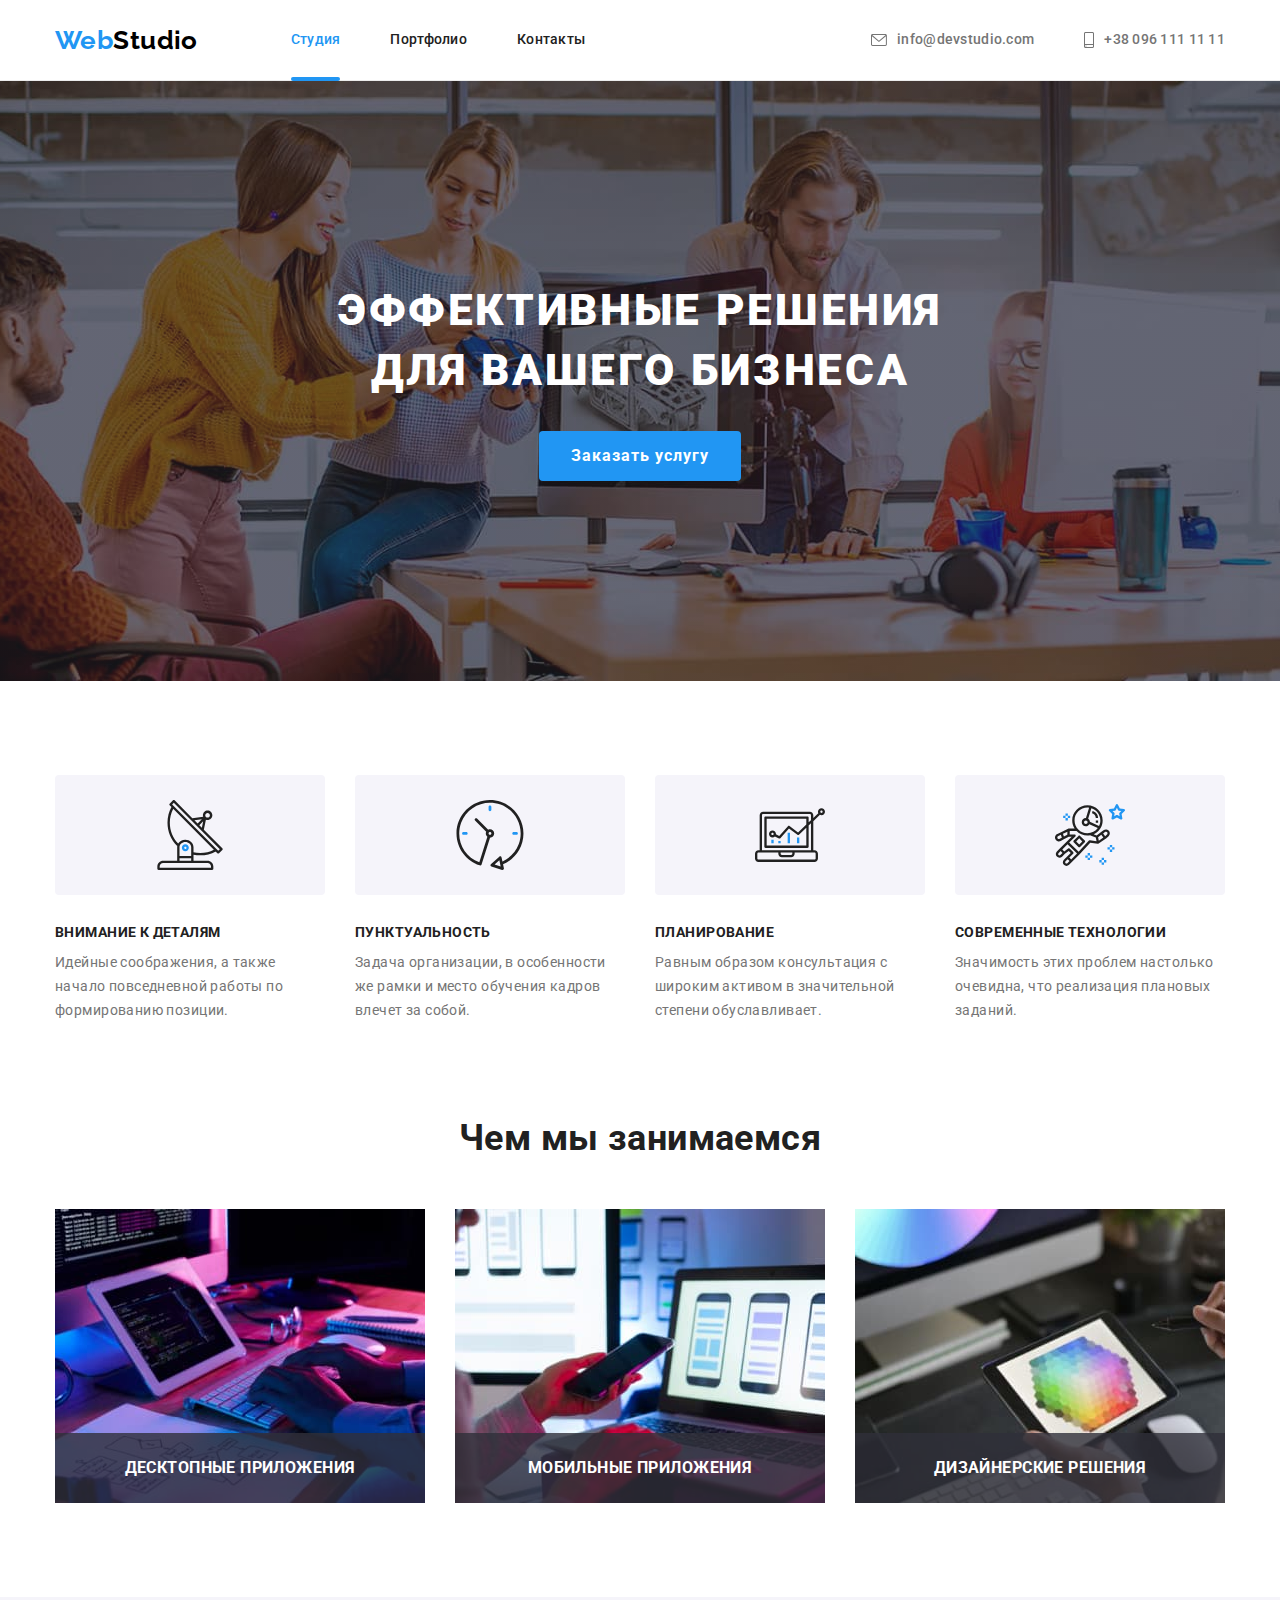
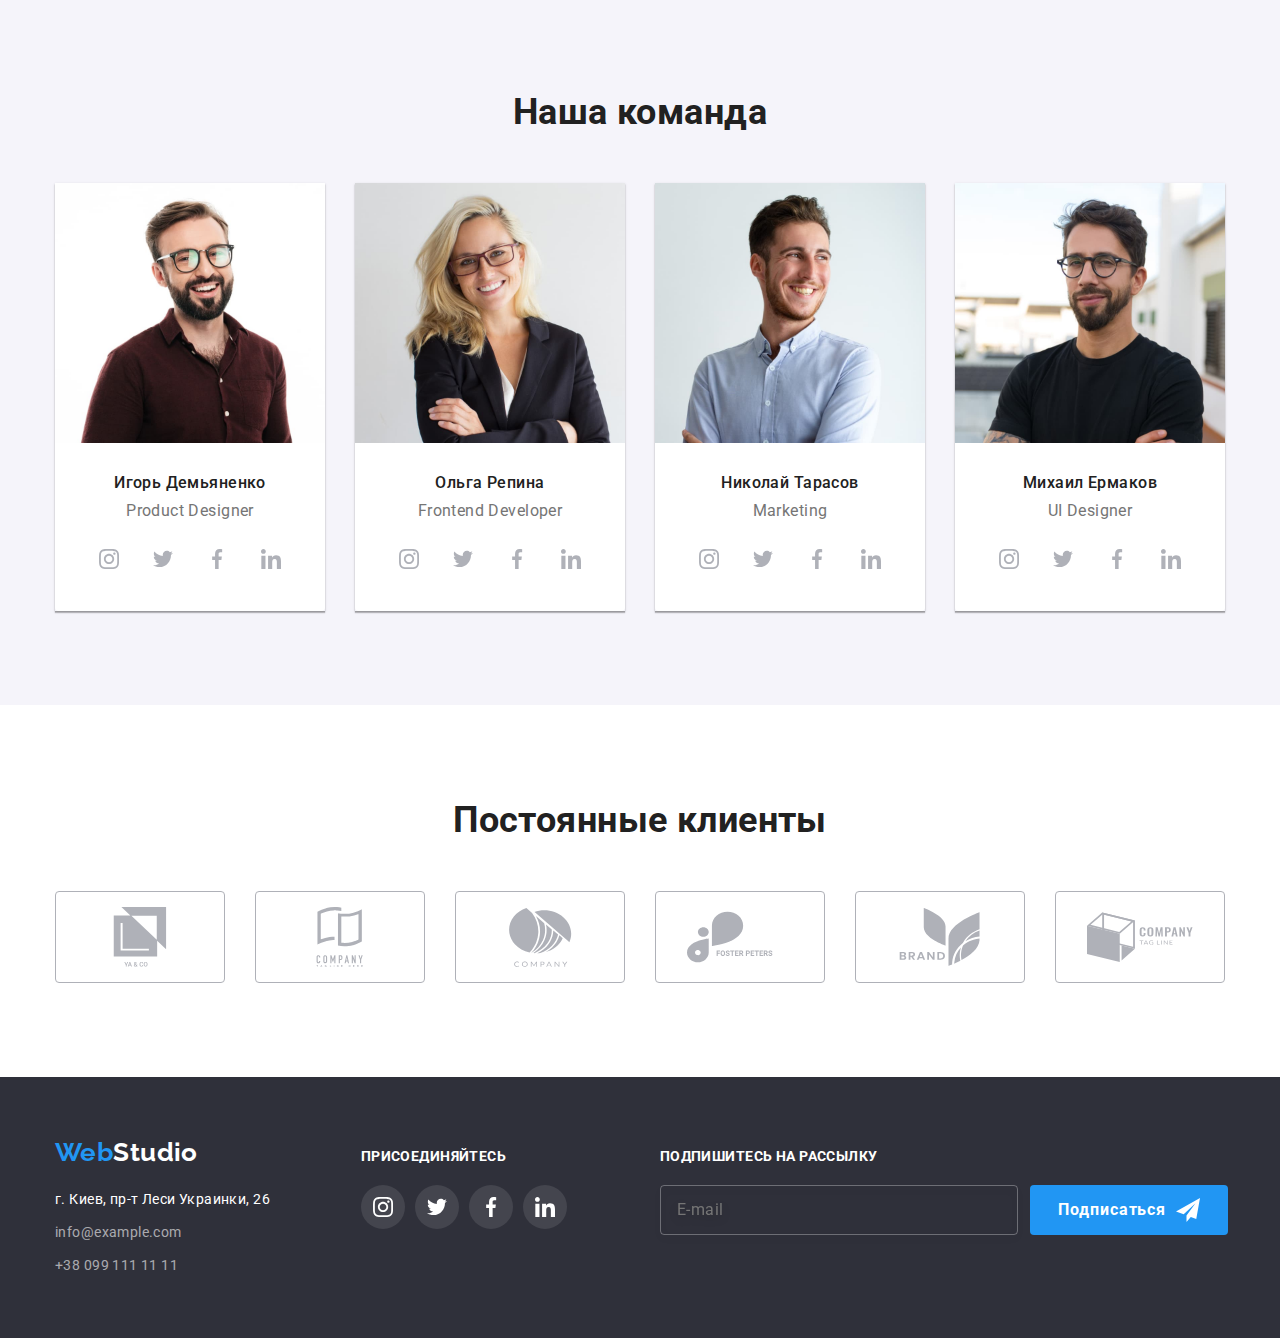
<file: index.html>
<!DOCTYPE html>
<html lang="ru">
	<head>
		<meta charset="UTF-8" />
		<meta http-equiv="X-UA-Compatible" content="IE=edge" />
		<meta name="viewport" content="width=device-width, initial-scale=1.0" />
		<title>Студия</title>
		<link
			href="https://fonts.googleapis.com/css2?family=Raleway:wght@700&family=Roboto:wght@400;500;700;900&display=swap"
			rel="stylesheet"
		/>
		<link
			rel="stylesheet"
			href="https://cdnjs.cloudflare.com/ajax/libs/modern-normalize/1.1.0/modern-normalize.min.css"
		/>
		<link rel="stylesheet" href="./css/styles.css" />
	</head>
	<body>
		<!-- Шапка сайта -->
		<header>
			<div class="main-nav container">
				<a href="./index.html" class="logo link">
					<span class="logo-accent">Web</span>
					Studio
				</a>
				<nav>
					<ul class="site-nav list">
						<li class="nav-item"><a href="./index.html" class="nav-link link current">Студия</a></li>
						<li class="nav-item"><a href="./portfolio.html" class="nav-link link">Портфолио</a></li>
						<li class="nav-item"><a href="" class="nav-link link">Контакты</a></li>
					</ul>
				</nav>
				<ul class="header-contacts-list list">
					<li class="contacts-item">
						<a href="mailto:info@devstudio.com" class="contacts link">
							<svg class="contacts-icon" width="16" height="12">
								<use href="./images/icons.svg#icon-envelope"></use>
							</svg>
							info@devstudio.com
						</a>
					</li>
					<li class="contacts-item">
						<a href="tel:+380961111111" class="contacts link">
							<svg class="contacts-icon" width="10" height="16">
								<use href="./images/icons.svg#icon-smartphone"></use>
							</svg>
							+38 096 111 11 11
						</a>
					</li>
				</ul>
			</div>
		</header>

		<!-- Основная часть -->
		<main>
			<!-- Герой -->
			<section class="hero">
				<h1 class="title-hero">Эффективные решения для вашего бизнеса</h1>
				<button type="button" class="button-hero" data-modal-open>Заказать услугу</button>
			</section>

			<!-- Преимущества -->
			<section class="advantages section">
				<div class="container">
					<h2 class="visually-hidden">Преимущества</h2>
					<ul class="advantages-list list">
						<li class="advantages-item">
							<div class="advantage-bg">
								<svg class="advantage-icon" width="70" height="70">
									<use href="./images/icons.svg#icon-antenna"></use>
								</svg>
							</div>
							<h3 class="advantage-title">Внимание к деталям</h3>
							<p>Идейные соображения, а также начало повседневной работы по формированию позиции.</p>
						</li>
						<li class="advantages-item">
							<div class="advantage-bg">
								<svg class="advantage-icon" width="70" height="70">
									<use href="./images/icons.svg#icon-clock"></use>
								</svg>
							</div>
							<h3 class="advantage-title">Пунктуальность</h3>
							<p>Задача организации, в особенности же рамки и место обучения кадров влечет за собой.</p>
						</li>
						<li class="advantages-item">
							<div class="advantage-bg">
								<svg class="advantage-icon" width="70" height="70">
									<use href="./images/icons.svg#icon-diagram"></use>
								</svg>
							</div>
							<h3 class="advantage-title">Планирование</h3>
							<p>Равным образом консультация с широким активом в значительной степени обуславливает.</p>
						</li>
						<li class="advantages-item">
							<div class="advantage-bg">
								<svg class="advantage-icon" width="70" height="70">
									<use href="./images/icons.svg#icon-astronaut"></use>
								</svg>
							</div>
							<h3 class="advantage-title">Современные технологии</h3>
							<p>Значимость этих проблем настолько очевидна, что реализация плановых заданий.</p>
						</li>
					</ul>
				</div>
			</section>

			<!-- Чем мы занимаемся -->
			<section class="section">
				<div class="container">
					<h2 class="section-title">Чем мы занимаемся</h2>
					<ul class="services-list list">
						<li class="services-item">
							<img src="./images/img1.jpg" alt="Разработка десктопных приложений" width="370" />
							<h3 class="services-title">Десктопные приложения</h3>
						</li>
						<li class="services-item">
							<img src="./images/img2.jpg" alt="Разработка мобильных приложений" width="370" />
							<h3 class="services-title">Мобильные приложения</h3>
						</li>
						<li class="services-item">
							<img src="./images/img3.jpg" alt="Дизайн визуального оформления" width="370" />
							<h3 class="services-title">Дизайнерские решения</h3>
						</li>
					</ul>
				</div>
			</section>

			<!-- Наша команда -->
			<section class="team section">
				<div class="container">
					<h2 class="section-title">Наша команда</h2>
					<ul class="team-list list">
						<li class="team-item">
							<img src="./images/photo1.jpg" alt="Игорь Демьяненко" width="270" />
							<div class="team-member">
								<h3 class="team-title">Игорь Демьяненко</h3>
								<p class="team-position">Product Designer</p>
								<ul class="member-soc-list list">
									<li class="member-soc-item">
										<svg class="member-soc-icon" width="20" height="20">
											<use href="./images/icons.svg#icon-instagram"></use>
										</svg>
									</li>
									<li class="member-soc-item">
										<svg class="member-soc-icon" width="20" height="20">
											<use href="./images/icons.svg#icon-twitter"></use>
										</svg>
									</li>
									<li class="member-soc-item">
										<svg class="member-soc-icon" width="20" height="20">
											<use href="./images/icons.svg#icon-facebook"></use>
										</svg>
									</li>
									<li class="member-soc-item">
										<svg class="member-soc-icon" width="20" height="20">
											<use href="./images/icons.svg#icon-linkedin"></use>
										</svg>
									</li>
								</ul>
							</div>
						</li>
						<li class="team-item">
							<img src="./images/photo2.jpg" alt="Ольга Репина" width="270" />
							<div class="team-member">
								<h3 class="team-title">Ольга Репина</h3>
								<p class="team-position">Frontend Developer</p>
								<ul class="member-soc-list list">
									<li class="member-soc-item">
										<svg class="member-soc-icon" width="20" height="20">
											<use href="./images/icons.svg#icon-instagram"></use>
										</svg>
									</li>
									<li class="member-soc-item">
										<svg class="member-soc-icon" width="20" height="20">
											<use href="./images/icons.svg#icon-twitter"></use>
										</svg>
									</li>
									<li class="member-soc-item">
										<svg class="member-soc-icon" width="20" height="20">
											<use href="./images/icons.svg#icon-facebook"></use>
										</svg>
									</li>
									<li class="member-soc-item">
										<svg class="member-soc-icon" width="20" height="20">
											<use href="./images/icons.svg#icon-linkedin"></use>
										</svg>
									</li>
								</ul>
							</div>
						</li>
						<li class="team-item">
							<img src="./images/photo3.jpg" alt="Николай Тарасов" width="270" />
							<div class="team-member">
								<h3 class="team-title">Николай Тарасов</h3>
								<p class="team-position">Marketing</p>
								<ul class="member-soc-list list">
									<li class="member-soc-item">
										<svg class="member-soc-icon" width="20" height="20">
											<use href="./images/icons.svg#icon-instagram"></use>
										</svg>
									</li>
									<li class="member-soc-item">
										<svg class="member-soc-icon" width="20" height="20">
											<use href="./images/icons.svg#icon-twitter"></use>
										</svg>
									</li>
									<li class="member-soc-item">
										<svg class="member-soc-icon" width="20" height="20">
											<use href="./images/icons.svg#icon-facebook"></use>
										</svg>
									</li>
									<li class="member-soc-item">
										<svg class="member-soc-icon" width="20" height="20">
											<use href="./images/icons.svg#icon-linkedin"></use>
										</svg>
									</li>
								</ul>
							</div>
						</li>
						<li class="team-item">
							<img src="./images/photo4.jpg" alt="Михаил Ермаков" width="270" />
							<div class="team-member">
								<h3 class="team-title">Михаил Ермаков</h3>
								<p class="team-position">UI Designer</p>
								<ul class="member-soc-list list">
									<li class="member-soc-item">
										<svg class="member-soc-icon" width="20" height="20">
											<use href="./images/icons.svg#icon-instagram"></use>
										</svg>
									</li>
									<li class="member-soc-item">
										<svg class="member-soc-icon" width="20" height="20">
											<use href="./images/icons.svg#icon-twitter"></use>
										</svg>
									</li>
									<li class="member-soc-item">
										<svg class="member-soc-icon" width="20" height="20">
											<use href="./images/icons.svg#icon-facebook"></use>
										</svg>
									</li>
									<li class="member-soc-item">
										<svg class="member-soc-icon" width="20" height="20">
											<use href="./images/icons.svg#icon-linkedin"></use>
										</svg>
									</li>
								</ul>
							</div>
						</li>
					</ul>
				</div>
			</section>

			<!-- Клиенты -->
			<section class="section">
				<div class="container">
					<h2 class="section-title">Постоянные клиенты</h2>
					<ul class="clients-list list">
						<li class="clients-item">
							<a href="" class="clients-link">
								<svg class="clients-icon" width="106" height="60">
									<use href="./images/icons.svg#icon-client1"></use>
								</svg>
							</a>
						</li>
						<li class="clients-item">
							<a href="" class="clients-link">
								<svg class="clients-icon" width="106" height="60">
									<use href="./images/icons.svg#icon-client2"></use>
								</svg>
							</a>
						</li>
						<li class="clients-item">
							<a href="" class="clients-link">
								<svg class="clients-icon" width="106" height="60">
									<use href="./images/icons.svg#icon-client3"></use>
								</svg>
							</a>
						</li>
						<li class="clients-item">
							<a href="" class="clients-link">
								<svg class="clients-icon" width="106" height="60">
									<use href="./images/icons.svg#icon-client4"></use>
								</svg>
							</a>
						</li>
						<li class="clients-item">
							<a href="" class="clients-link">
								<svg class="clients-icon" width="106" height="60">
									<use href="./images/icons.svg#icon-client5"></use>
								</svg>
							</a>
						</li>
						<li class="clients-item">
							<a href="" class="clients-link">
								<svg class="clients-icon" width="106" height="60">
									<use href="./images/icons.svg#icon-client6"></use>
								</svg>
							</a>
						</li>
					</ul>
				</div>
			</section>
		</main>

		<!-- Подвал сайта -->
		<footer>
			<div class="footer container">
				<div class="footer-address">
					<a href="./index.html" class="logo link">
						<span class="logo-accent">Web</span>
						Studio
					</a>
					<address>г. Киев, пр-т Леси Украинки, 26</address>
					<ul class="list">
						<li class="contacts-item"><a href="mailto:info@example.com" class="contacts link">info@example.com</a></li>
						<li class="contacts-item"><a href="tel:+380991111111" class="contacts link">+38 099 111 11 11</a></li>
					</ul>
				</div>
				<div class="footer-social">
					<h3 class="footer-title">Присоединяйтесь</h3>
					<ul class="footer-soc-list list">
						<li class="footer-soc-item">
							<svg class="footer-soc-icon" width="20" height="20">
								<use href="./images/icons.svg#icon-instagram"></use>
							</svg>
						</li>
						<li class="footer-soc-item">
							<svg class="footer-soc-icon" width="20" height="20">
								<use href="./images/icons.svg#icon-twitter"></use>
							</svg>
						</li>
						<li class="footer-soc-item">
							<svg class="footer-soc-icon" width="20" height="20">
								<use href="./images/icons.svg#icon-facebook"></use>
							</svg>
						</li>
						<li class="footer-soc-item">
							<svg class="footer-soc-icon" width="20" height="20">
								<use href="./images/icons.svg#icon-linkedin"></use>
							</svg>
						</li>
					</ul>
				</div>
				<div class="footer-submit">
					<h3 class="footer-title">Подпишитесь на рассылку</h3>
					<form class="footer-form">
						<label><input type="email" name="email" class="footer-input" placeholder="E-mail" /></label>
						<div class="footer-submit-button">
							<button type="submit" class="footer-button">Подписаться</button>
							<svg class="footer-button-icon" width="24" height="24">
								<use href="./images/icons.svg#icon-send"></use>
							</svg>
						</div>
					</form>
				</div>
			</div>
		</footer>

		<!-- Модальное окно  is-hidden -->
		<div class="backdrop is-hidden" data-modal>
			<div class="modal">
				<button type="button" class="modal-button" data-modal-close>
					<svg class="modal-icon">
						<use href="./images/icons.svg#icon-close"></use>
					</svg>
				</button>

				<p class="modal-title">Оставьте свои данные, мы вам перезвоним</p>

				<form class="modal-form">
					<div class="form-field">
						<label for="username" class="form-label">Имя</label>
						<input type="text" name="username" id="username" class="form-input" />
						<svg class="form-icon" width="18" height="18">
							<use href="./images/icons.svg#icon-modal-person"></use>
						</svg>
					</div>

					<div class="form-field">
						<label for="phone-number" class="form-label">Телефон</label>
						<input type="tel" name="phone-number" id="phone-number" class="form-input" />
						<svg class="form-icon" width="18" height="18">
							<use href="./images/icons.svg#icon-modal-phone"></use>
						</svg>
					</div>

					<div class="form-field">
						<label for="email" class="form-label">Почта</label>
						<input type="email" name="email" id="email" class="form-input" />
						<svg class="form-icon" width="18" height="18">
							<use href="./images/icons.svg#icon-modal-email"></use>
						</svg>
					</div>

					<div class="form-field-comment">
						<label for="comment" class="form-label">Комментарий</label>
						<textarea
							class="form-textarea"
							name="comment"
							id="comment"
							cols="30"
							rows="10"
							placeholder="Введите текст"
						></textarea>
					</div>
					<div class="form-policy">
						<label class="policy-label">
							<input type="checkbox" name="policy" class="policy-checkbox visually-hidden" />
							<svg class="checkbox-icon" width="16" height="15">
								<use href="./images/icons.svg#icon-check"></use>
							</svg>
							<span class="policy-text">
								Соглашаюсь с рассылкой и принимаю
								<a href="" class="policy-link">Условия договора</a>
							</span>
						</label>
					</div>

					<button type="submit" class="form-button">Отправить</button>
				</form>
			</div>
		</div>

		<script src="./js/modal.js"></script>
	</body>
</html>
</file>
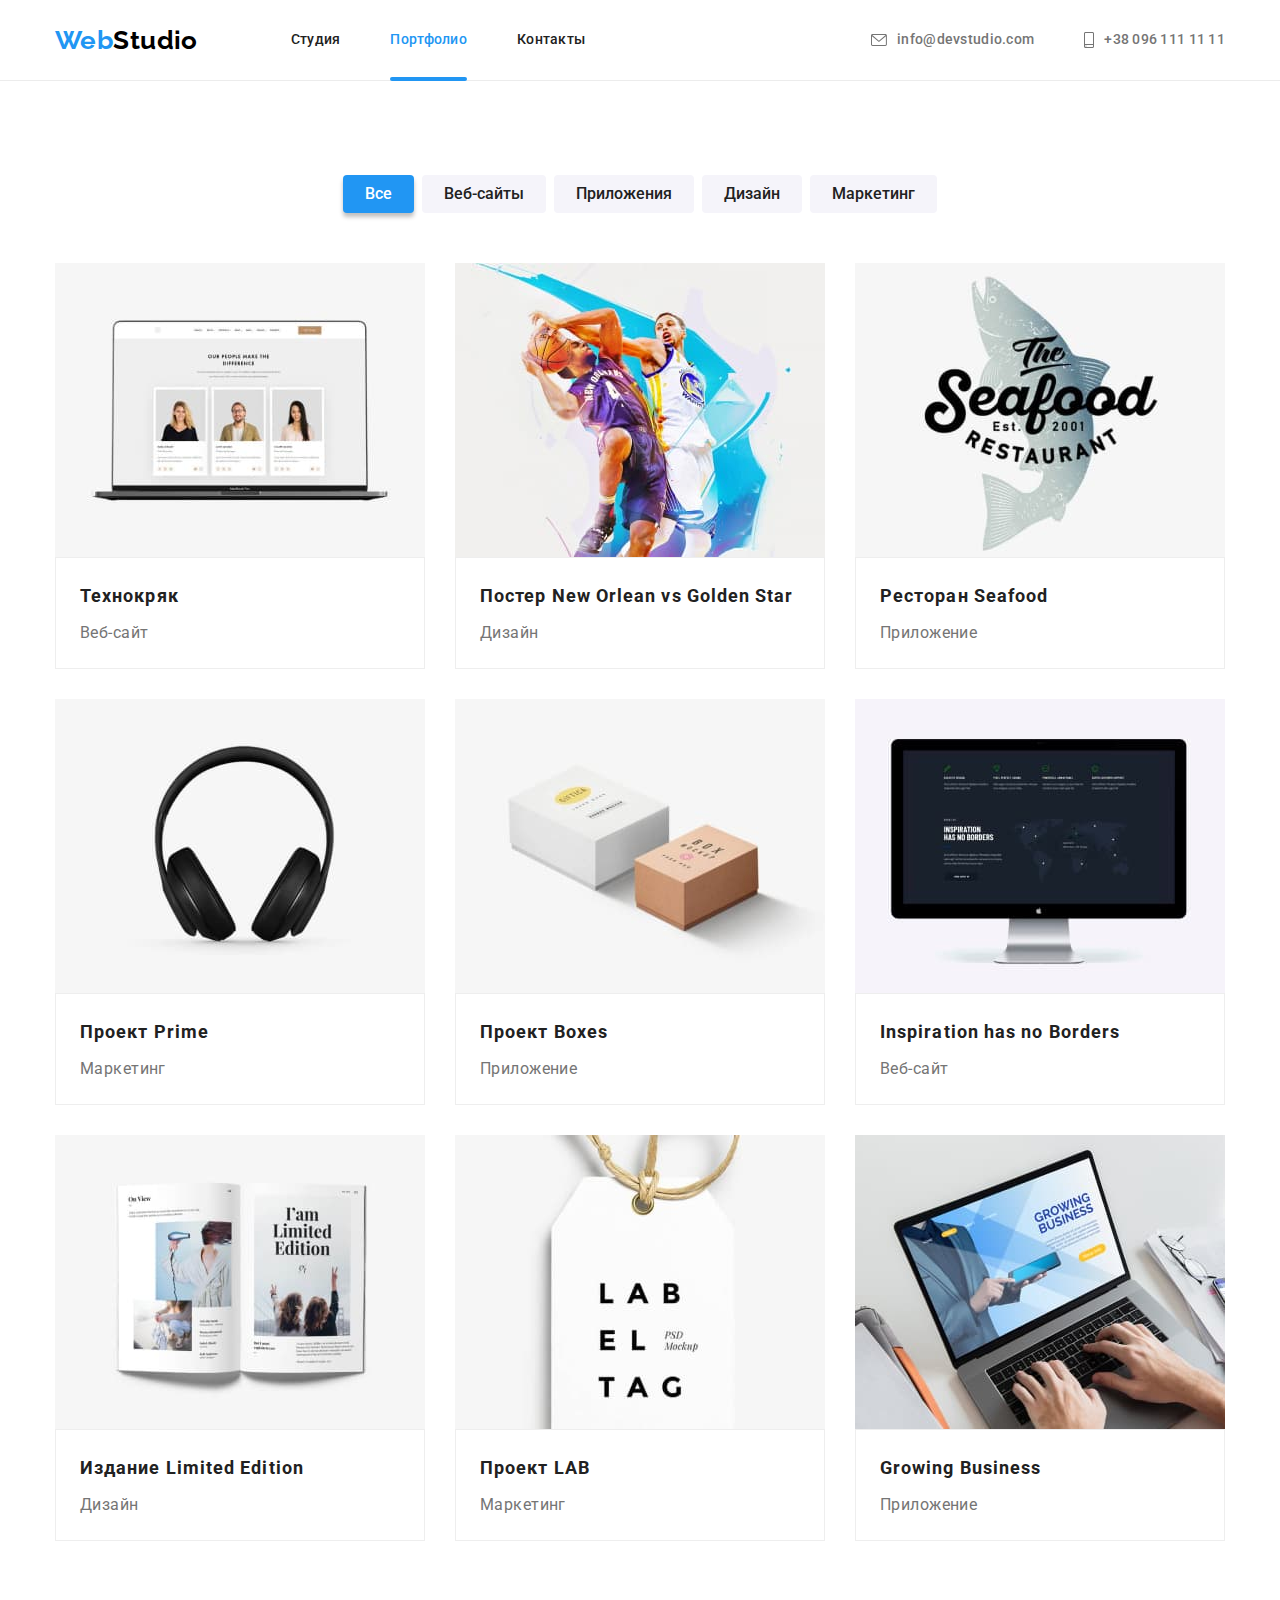
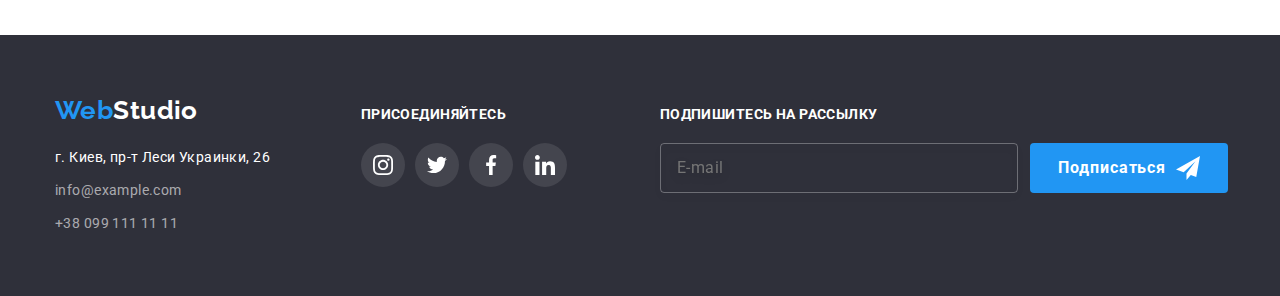
<file: portfolio.html>
<!DOCTYPE html>
<html lang="ru">
	<head>
		<meta charset="UTF-8" />
		<meta http-equiv="X-UA-Compatible" content="IE=edge" />
		<meta name="viewport" content="width=device-width, initial-scale=1.0" />
		<title>Портфолио</title>
		<link
			href="https://fonts.googleapis.com/css2?family=Raleway:wght@700&family=Roboto:wght@400;500;700;900&display=swap"
			rel="stylesheet"
		/>
		<link
			rel="stylesheet"
			href="https://cdnjs.cloudflare.com/ajax/libs/modern-normalize/1.1.0/modern-normalize.min.css"
		/>
		<link rel="stylesheet" href="./css/styles.css" />
	</head>
	<body>
		<!-- Шапка сайта -->
		<header>
			<div class="main-nav container">
				<a href="./index.html" class="logo link">
					<span class="logo-accent">Web</span>
					Studio
				</a>
				<nav>
					<ul class="site-nav list">
						<li class="nav-item"><a href="./index.html" class="nav-link link">Студия</a></li>
						<li class="nav-item"><a href="./portfolio.html" class="nav-link link current">Портфолио</a></li>
						<li class="nav-item"><a href="" class="nav-link link">Контакты</a></li>
					</ul>
				</nav>
				<ul class="header-contacts-list list">
					<li class="contacts-item">
						<a href="mailto:info@devstudio.com" class="contacts link">
							<svg class="contacts-icon" width="16" height="12">
								<use href="./images/icons.svg#icon-envelope"></use>
							</svg>
							info@devstudio.com
						</a>
					</li>
					<li class="contacts-item">
						<a href="tel:+380961111111" class="contacts link">
							<svg class="contacts-icon" width="10" height="16">
								<use href="./images/icons.svg#icon-smartphone"></use>
							</svg>
							+38 096 111 11 11
						</a>
					</li>
				</ul>
			</div>
		</header>

		<!-- Основная часть -->
		<main>
			<section class="section">
				<div class="container">
					<h1 class="visually-hidden">Примеры работ</h1>
					<ul class="filters-list list">
						<li class="filters-item"><button type="button" class="filter-button active">Все</button></li>
						<li class="filters-item"><button type="button" class="filter-button">Веб-сайты</button></li>
						<li class="filters-item"><button type="button" class="filter-button">Приложения</button></li>
						<li class="filters-item"><button type="button" class="filter-button">Дизайн</button></li>
						<li class="filters-item"><button type="button" class="filter-button">Маркетинг</button></li>
					</ul>

					<ul class="work-list list">
						<li class="work-item">
							<a href="" class="work-link link">
								<div class="work-card">
									<img src="./images/portfolio_1.jpg" alt="Веб-сайт" width="370" />
									<p class="work-overlay">
										Ресурс предлагает комплексные предложения с разным уровнем функционала и сервисов. Все это позволит
										посетителю получить исчерпывающие сведения о компании или частном лице.
									</p>
								</div>
								<div class="work-description">
									<h2 class="work-title">Технокряк</h2>
									<p class="work-category">Веб-сайт</p>
								</div>
							</a>
						</li>

						<li class="work-item">
							<a href="" class="link">
								<div class="work-card">
									<img src="./images/portfolio_2.jpg" alt="Два баскетболиста" width="370" />
									<p class="work-overlay">
										Ресурс предлагает комплексные предложения с разным уровнем функционала и сервисов. Все это позволит
										посетителю получить исчерпывающие сведения о компании или частном лице.
									</p>
								</div>
								<div class="work-description">
									<h2 class="work-title">Постер New Orlean vs Golden Star</h2>
									<p class="work-category">Дизайн</p>
								</div>
							</a>
						</li>

						<li class="work-item">
							<a href="" class="link">
								<div class="work-card">
									<img src="./images/portfolio_3.jpg" alt="Логотип рыбного ресторана" width="370" />
									<p class="work-overlay">
										Ресурс предлагает комплексные предложения с разным уровнем функционала и сервисов. Все это позволит
										посетителю получить исчерпывающие сведения о компании или частном лице.
									</p>
								</div>

								<div class="work-description">
									<h2 class="work-title">Ресторан Seafood</h2>
									<p class="work-category">Приложение</p>
								</div>
							</a>
						</li>

						<li class="work-item">
							<a href="" class="link">
								<div class="work-card">
									<img src="./images/portfolio_4.jpg" alt="Наушники" width="370" />
									<p class="work-overlay">
										Ресурс предлагает комплексные предложения с разным уровнем функционала и сервисов. Все это позволит
										посетителю получить исчерпывающие сведения о компании или частном лице.
									</p>
								</div>
								<div class="work-description">
									<h2 class="work-title">Проект Prime</h2>
									<p class="work-category">Маркетинг</p>
								</div>
							</a>
						</li>

						<li class="work-item">
							<a href="" class="link">
								<div class="work-card">
									<img src="./images/portfolio_5.jpg" alt="Коробки" width="370" />
									<p class="work-overlay">
										Ресурс предлагает комплексные предложения с разным уровнем функционала и сервисов. Все это позволит
										посетителю получить исчерпывающие сведения о компании или частном лице.
									</p>
								</div>
								<div class="work-description">
									<h2 class="work-title">Проект Boxes</h2>
									<p class="work-category">Приложение</p>
								</div>
							</a>
						</li>

						<li class="work-item">
							<a href="" class="link">
								<div class="work-card">
									<img src="./images/portfolio_6.jpg" alt="Монитор" width="370" />
									<p class="work-overlay">
										Ресурс предлагает комплексные предложения с разным уровнем функционала и сервисов. Все это позволит
										посетителю получить исчерпывающие сведения о компании или частном лице.
									</p>
								</div>
								<div class="work-description">
									<h2 class="work-title">Inspiration has no Borders</h2>
									<p class="work-category">Веб-сайт</p>
								</div>
							</a>
						</li>

						<li class="work-item">
							<a href="" class="link">
								<div class="work-card">
									<img src="./images/portfolio_7.jpg" alt="Журнал" width="370" />
									<p class="work-overlay">
										Ресурс предлагает комплексные предложения с разным уровнем функционала и сервисов. Все это позволит
										посетителю получить исчерпывающие сведения о компании или частном лице.
									</p>
								</div>
								<div class="work-description">
									<h2 class="work-title">Издание Limited Edition</h2>
									<p class="work-category">Дизайн</p>
								</div>
							</a>
						</li>

						<li class="work-item">
							<a href="" class="link">
								<div class="work-card">
									<img src="./images/portfolio_8.jpg" alt="Бирка" width="370" />
									<p class="work-overlay">
										Ресурс предлагает комплексные предложения с разным уровнем функционала и сервисов. Все это позволит
										посетителю получить исчерпывающие сведения о компании или частном лице.
									</p>
								</div>
								<div class="work-description">
									<h2 class="work-title">Проект LAB</h2>
									<p class="work-category">Маркетинг</p>
								</div>
							</a>
						</li>

						<li class="work-item">
							<a href="" class="link">
								<div class="work-card">
									<img src="./images/portfolio_9.jpg" alt="Человек печатает на ноутбуке" width="370" />
									<p class="work-overlay">
										Ресурс предлагает комплексные предложения с разным уровнем функционала и сервисов. Все это позволит
										посетителю получить исчерпывающие сведения о компании или частном лице.
									</p>
								</div>
								<div class="work-description">
									<h2 class="work-title">Growing Business</h2>
									<p class="work-category">Приложение</p>
								</div>
							</a>
						</li>
					</ul>
				</div>
			</section>
		</main>

		<!-- Подвал сайта -->
		<footer>
			<div class="footer container">
				<div class="footer-address">
					<a href="./index.html" class="logo link">
						<span class="logo-accent">Web</span>
						Studio
					</a>
					<address>г. Киев, пр-т Леси Украинки, 26</address>
					<ul class="list">
						<li class="contacts-item"><a href="mailto:info@example.com" class="contacts link">info@example.com</a></li>
						<li class="contacts-item"><a href="tel:+380991111111" class="contacts link">+38 099 111 11 11</a></li>
					</ul>
				</div>
				<div class="footer-social">
					<h3 class="footer-title">Присоединяйтесь</h3>
					<ul class="footer-soc-list list">
						<li class="footer-soc-item">
							<svg class="footer-soc-icon" width="20" height="20">
								<use href="./images/icons.svg#icon-instagram"></use>
							</svg>
						</li>
						<li class="footer-soc-item">
							<svg class="footer-soc-icon" width="20" height="20">
								<use href="./images/icons.svg#icon-twitter"></use>
							</svg>
						</li>
						<li class="footer-soc-item">
							<svg class="footer-soc-icon" width="20" height="20">
								<use href="./images/icons.svg#icon-facebook"></use>
							</svg>
						</li>
						<li class="footer-soc-item">
							<svg class="footer-soc-icon" width="20" height="20">
								<use href="./images/icons.svg#icon-linkedin"></use>
							</svg>
						</li>
					</ul>
				</div>
				<div class="footer-submit">
					<h3 class="footer-title">Подпишитесь на рассылку</h3>
					<form class="footer-form">
						<label><input type="email" name="email" class="footer-input" placeholder="E-mail" /></label>
						<div class="footer-submit-button">
							<button type="submit" class="footer-button">Подписаться</button>
							<svg class="footer-button-icon" width="24" height="24">
								<use href="./images/icons.svg#icon-send"></use>
							</svg>
						</div>
					</form>
				</div>
			</div>
		</footer>
	</body>
</html>
</file>
<file: css/styles.css>
:root {
	--primary-text-color: #757575;
	--title-text-color: #212121;
	--accent-color: #2196f3;
	--white-color: #ffffff;

	--background-dark-color: #2f303a;
	--background-light-color: #f5f4fa;
}

body {
	color: var(--primary-text-color);
	background-color: var(--white-color);

	font-family: "Roboto", sans-serif;
	font-size: 14px;
	line-height: 1.71;
	letter-spacing: 0.03em;
}

.list {
	list-style: none;
	padding: 0;
	margin: 0;
}

.link {
	color: inherit;
	text-decoration: none;
}

h1,
h2,
h3,
h4,
h5,
h6 {
	color: var(--title-text-color);
	margin-top: 0;
	margin-bottom: 0;
}

p {
	margin-top: 0;
	margin-bottom: 0;
}

img {
	display: block;
}

.container {
	width: 1200px;
	margin: 0 auto;
	padding-left: 15px;
	padding-right: 15px;
}

.section {
	padding-top: 94px;
	padding-bottom: 94px;
}

.section-title {
	margin-bottom: 50px;
	font-size: 36px;
	line-height: 1.17;
	text-align: center;
}

.visually-hidden {
	position: absolute;
	white-space: nowrap;
	width: 1px;
	height: 1px;
	overflow: hidden;
	border: 0;
	padding: 0;
	clip: rect(0 0 0 0);
	clip-path: inset(50%);
	margin: -1px;
}

/* ---------Header--------- */

header {
	border-bottom: 1px solid #ececec;
}

.main-nav {
	display: flex;
	align-items: center;
}

.logo {
	display: flex;
	margin-right: 93px;
	color: #000000;
	font-family: "Raleway", sans-serif;
	font-weight: 700;
	font-size: 26px;
	line-height: 1.19;
}

.logo-accent {
	color: var(--accent-color);
}

.site-nav {
	display: flex;
}

.site-nav .nav-item + .nav-item {
	margin-left: 50px;
}

.nav-link {
	position: relative;
	display: block;
	padding: 32px 0;
	color: var(--title-text-color);
	transition: color 250ms cubic-bezier(0.4, 0, 0.2, 1);
}

.nav-link:hover,
.nav-link:focus,
.nav-link.current {
	color: var(--accent-color);
}

.nav-link.current::after {
	content: "";
	position: absolute;
	left: 0;
	bottom: -1px;
	display: block;
	width: 100%;
	height: 4px;
	border-radius: 2px;
	background-color: var(--accent-color);
}

/* ---------Header contacts--------- */

.header-contacts-list {
	display: flex;
	margin-left: auto;
}

.header-contacts-list .contacts-item + .contacts-item {
	margin-left: 50px;
}

header .contacts {
	display: flex;
	align-items: center;
	padding: 32px 0;
	transition: color 250ms cubic-bezier(0.4, 0, 0.2, 1);
}

header .contacts:hover,
header .contacts:focus {
	color: var(--accent-color);
}

.nav-link,
header .contacts {
	font-weight: 500;
	line-height: 1.14;
	letter-spacing: 0.02em;
}

.contacts-icon {
	margin-right: 10px;
	fill: currentColor;
}

/* ---------Main Студия--------- */
/* ---------Hero--------- */

.hero {
	height: 600px;
	max-width: 1600px;

	padding-top: 200px;
	padding-bottom: 200px;
	margin-left: auto;
	margin-right: auto;
	background-color: var(--background-dark-color);
	background-image: linear-gradient(to top, rgba(47, 48, 58, 0.4), rgba(47, 48, 58, 0.4)), url(../images/img_hero.jpg);
	background-repeat: no-repeat;
	background-position: center;
	background-size: cover;
	text-align: center;
}

.title-hero {
	width: 696px;
	margin: 0 auto 30px auto;

	color: var(--white-color);

	font-weight: 900;
	font-size: 44px;
	line-height: 1.36;
	letter-spacing: 0.06em;
	text-transform: uppercase;
}

.button-hero {
	display: inline-block;
	border-radius: 4px;
	padding: 10px 32px;
	border: none;

	color: var(--white-color);
	background-color: var(--accent-color);
	cursor: pointer;

	font-family: inherit;
	font-weight: 700;
	font-size: 16px;
	line-height: 1.88;
	letter-spacing: 0.06em;
}

/* ---------Sections--------- */
/* ---------Преимущества--------- */

.advantages.section {
	padding-bottom: 0;
}

.advantages-list {
	display: flex;
	justify-content: space-between;
}

.advantages-item {
	width: 270px;
}

.advantage-bg {
	display: flex;
	align-items: center;
	justify-content: center;
	height: 120px;
	border-radius: 4px;
	margin-bottom: 30px;

	background-color: var(--background-light-color);
}

.advantage-title {
	margin-bottom: 10px;
	font-size: 14px;
	line-height: 1.14;
	text-transform: uppercase;
}
/* ---------Services--------- */

.services-list {
	display: flex;
	justify-content: space-between;
}

.services-item {
	position: relative;
}

.services-title {
	position: absolute;
	display: flex;
	justify-content: center;
	align-items: center;
	width: 100%;
	height: 70px;
	bottom: 0;

	background-color: rgba(47, 48, 58, 0.8);
	color: var(--white-color);
	line-height: 1.14;
	text-align: center;
	text-transform: uppercase;
}
/* ---------Team--------- */

.team {
	background-color: var(--background-light-color);
}

.team-list {
	display: flex;
	justify-content: space-between;
}

.team-item {
	box-shadow: 0px 1px 3px rgba(0, 0, 0, 0.12), 0px 1px 1px rgba(0, 0, 0, 0.14), 0px 2px 1px rgba(0, 0, 0, 0.2);
}

.team-member {
	width: 270px;
	padding: 30px 0;
	background-color: var(--white-color);
	border-radius: 0px 0px 4px 4px;
}

.team-title {
	font-weight: 500;
	font-size: 16px;
	line-height: 1.19;
	text-align: center;
	margin-bottom: 10px;
}

.team-position {
	font-size: 16px;
	line-height: 1.18;
	text-align: center;
	margin-bottom: 16px;
}

.member-soc-list {
	display: flex;
	justify-content: center;
}

.member-soc-item {
	display: flex;
	align-items: center;
	justify-content: center;
	width: 44px;
	height: 44px;
	border-radius: 50%;
	color: #afb1b8;
	transition: color 250ms cubic-bezier(0.4, 0, 0.2, 1), background-color 250ms cubic-bezier(0.4, 0, 0.2, 1);
}

.member-soc-item:not(:last-child) {
	margin-right: 10px;
}

.member-soc-item:hover,
.member-soc-item:focus {
	background-color: var(--accent-color);
	color: var(--white-color);
}

.member-soc-icon {
	fill: currentColor;
}

/* Клиенты */

.clients-list {
	display: flex;
	justify-content: space-between;
}

.clients-item {
	width: 170px;
	height: 92px;
}

.clients-link {
	display: flex;
	width: 100%;
	height: 100%;
	align-items: center;
	justify-content: center;
	border: 1px solid #afb1b8;
	border-radius: 4px;
	color: #afb1b8;
	transition: color 250ms cubic-bezier(0.4, 0, 0.2, 1), border 250ms cubic-bezier(0.4, 0, 0.2, 1);
}

.clients-link:hover,
.clients-link:focus {
	border: 1px solid var(--accent-color);
	color: var(--accent-color);
}

.clients-icon {
	fill: currentColor;
}

/* ---------Main Портфолио--------- */
/* ---------WORK-FILTERS--------- */

.filters-list {
	display: flex;
	justify-content: center;
	margin-bottom: 50px;
}

.filters-item:not(:last-child) {
	margin-right: 8px;
}

.filter-button {
	padding: 6px 22px;
	border-radius: 4px;
	border: none;

	color: var(--title-text-color);
	background-color: var(--background-light-color);

	cursor: pointer;
	font-family: inherit;
	font-weight: 500;
	font-size: 16px;
	line-height: 1.62;
	text-align: center;
	transition: color 250ms cubic-bezier(0.4, 0, 0.2, 1), background-color 250ms cubic-bezier(0.4, 0, 0.2, 1),
		box-shadow 250ms cubic-bezier(0.4, 0, 0.2, 1);
}

.filter-button:hover,
.filter-button:focus,
.filter-button.active {
	color: var(--white-color);
	background-color: var(--accent-color);
	box-shadow: 0px 4px 4px rgba(0, 0, 0, 0.25);
}

/* ---------WORKS--------- */

.work-list {
	display: flex;
	flex-wrap: wrap;
}

.work-item {
	width: 370px;
	margin-right: 30px;
	margin-bottom: 30px;
	transition: box-shadow 250ms cubic-bezier(0.4, 0, 0.2, 1);
}

.work-item:nth-child(3n) {
	margin-right: 0;
}

.work-item:nth-last-child(-n + 3) {
	margin-bottom: 0;
}

.work-item:hover,
.work-item:focus {
	box-shadow: 0px 1px 1px rgba(0, 0, 0, 0.12), 0px 4px 4px rgba(0, 0, 0, 0.06), 1px 4px 6px rgba(0, 0, 0, 0.16);
}

.work-card {
	position: relative;
	overflow: hidden;
}

.work-overlay {
	position: absolute;

	top: 0;
	left: 0;
	width: 100%;
	height: 100%;
	padding: 63px 24px;
	background-color: rgba(33, 150, 243, 0.9);
	color: var(--white-color);
	font-weight: 400;
	font-size: 18px;
	line-height: 1.56;
	opacity: 0;
	transform: translateY(100%);
	transition: transform 250ms cubic-bezier(0.4, 0, 0.2, 1), opacity 250ms cubic-bezier(0.4, 0, 0.2, 1);
}

.work-item:hover .work-overlay,
.work-item:focus .work-overlay {
	opacity: 1;
	transform: translateY(0);
}

/* ---------WORK-description--------- */

.work-description {
	padding: 20px 24px;
	border: 1px solid #eeeeee;
}

.work-title {
	margin-bottom: 4px;
	font-size: 18px;
	line-height: 2;
	letter-spacing: 0.06em;
}

.work-category {
	font-size: 16px;
	line-height: 1.88;
}

/* ---------Foooter--------- */

footer {
	padding: 60px 0;
	background-color: var(--background-dark-color);
}

.footer {
	display: flex;
}

.footer-address {
	margin-right: 70px;
}

footer .logo {
	margin-bottom: 20px;
	color: #ffffff;
}

address {
	margin-bottom: 9px;
	color: var(--white-color);

	font-style: normal;
}

footer .contacts {
	color: rgba(255, 255, 255, 0.6);
	transition: color 250ms cubic-bezier(0.4, 0, 0.2, 1);
}

footer .contacts-item:first-child {
	margin-bottom: 9px;
}

footer .contacts:hover,
footer .contacts:focus {
	color: var(--accent-color);
}

.footer-social {
	margin-right: 93px;
}

.footer-title {
	margin-top: 12px;
	margin-bottom: 20px;
	font-size: 14px;
	line-height: 1.14;
	text-transform: uppercase;
	color: var(--white-color);
}

.footer-soc-list {
	display: flex;
}

.footer-soc-item {
	display: flex;
	align-items: center;
	justify-content: center;
	width: 44px;
	height: 44px;
	border-radius: 50%;
	color: var(--white-color);
	background: rgba(255, 255, 255, 0.1);
	transition: background-color 250ms cubic-bezier(0.4, 0, 0.2, 1);
}

.footer-soc-item:not(:last-child) {
	margin-right: 10px;
}

.footer-soc-item:hover,
.footer-soc-item:focus {
	background-color: var(--accent-color);
}

.footer-soc-icon {
	fill: currentColor;
}

.footer-form {
	display: flex;
}

.footer-input {
	width: 358px;
	height: 50px;
	padding: 15px 16px;
	border-radius: 4px;
	background-color: transparent;
	color: rgba(255, 255, 255, 0.6);
	border: 1px solid rgba(255, 255, 255, 0.3);
	filter: drop-shadow(0px 4px 4px rgba(0, 0, 0, 0.15));
}

.footer-input::placeholder {
	font-size: 16px;
	line-height: 1.25;
	letter-spacing: 0.03em;
}
.footer-input:hover,
.footer-input:focus {
	outline: none;
}

.footer-submit-button {
	position: relative;
	margin-left: 12px;
	height: 50px;
	background: var(--accent-color);
	border-radius: 4px;
}

.footer-button {
	width: 100%;
	height: 100%;
	padding: 10px 62px 10px 28px;
	border-radius: 4px;
	background-color: transparent;
	border: none;
	color: var(--white-color);
	font-weight: 700;
	font-size: 16px;
	line-height: 1.88;
	letter-spacing: 0.06em;
	transition: box-shadow 250ms cubic-bezier(0.4, 0, 0.2, 1);
}

.footer-button:hover,
.footer-button:focus {
	cursor: pointer;
	box-shadow: 0px 4px 4px rgba(0, 0, 0, 0.15);
}

.footer-button-icon {
	position: absolute;
	right: 28px;
	top: 50%;
	transform: translateY(-50%);
}

/* ---------Модальное окно--------- */

.backdrop {
	position: fixed;
	top: 0;
	left: 0;
	width: 100%;
	height: 100%;
	opacity: 1;
	background-color: rgba(0, 0, 0, 0.2);
	transition: opacity 250ms cubic-bezier(0.4, 0, 0.2, 1);
}

.backdrop.is-hidden {
	visibility: hidden;
	opacity: 0;
	pointer-events: none;
}

.modal {
	position: absolute;
	top: 50%;
	left: 50%;
	transform: translate(-50%, -50%) scale(1);
	width: 528px;
	min-height: 581px;
	border-radius: 4px;
	padding: 40px;
	background-color: var(--white-color);
	box-shadow: 0px 1px 3px rgba(0, 0, 0, 0.12), 0px 1px 1px rgba(0, 0, 0, 0.14), 0px 2px 1px rgba(0, 0, 0, 0.2);
	transition: transform 250ms cubic-bezier(0.4, 0, 0.2, 1);
}

.backdrop.is-hidden .modal {
	transform: translate(-50%, -50%) scale(0.9);
}

.modal-button {
	display: flex;
	justify-content: center;
	align-items: center;
	position: absolute;
	top: 8px;
	right: 8px;
	width: 30px;
	height: 30px;
	border-radius: 50%;
	background-color: var(--white-color);
	border: 1px solid rgba(0, 0, 0, 0.1);
	color: #000000;
	transition: color 250ms cubic-bezier(0.4, 0, 0.2, 1);
}
.modal-button:hover,
.modal-button:focus {
	cursor: pointer;
	color: var(--accent-color);
}

.modal-icon {
	width: 18px;
	height: 18px;
	fill: currentColor;
}
.modal-title {
	margin-bottom: 12px;
	text-align: center;
	color: var(--title-text-color);
	font-weight: 700;
	font-size: 20px;
	line-height: 1.15;
}

.form-field {
	position: relative;
	margin-bottom: 10px;
}

.form-label {
	color: var(--primary-text-color);
	font-size: 12px;
	line-height: 1.17;
	letter-spacing: 0.01em;
	margin-bottom: 4px;
}

.form-input {
	width: 100%;
	margin: 0;
	padding: 11px 12px 11px 42px;
	border-radius: 4px;
	border: 1px solid rgba(33, 33, 33, 0.2);
	transition: border 250ms cubic-bezier(0.4, 0, 0.2, 1);
}

.form-input:hover,
.form-input:focus {
	border: 1px solid var(--accent-color);
	cursor: pointer;
	outline: none;
}

.form-icon {
	position: absolute;
	bottom: 11px;
	left: 12px;
	fill: var(--title-text-color);
	transition: fill 250ms cubic-bezier(0.4, 0, 0.2, 1);
}

.form-input:hover + .form-icon,
.form-input:focus + .form-icon {
	fill: var(--accent-color);
}

.form-field-comment {
	margin-bottom: 20px;
}
.form-textarea {
	width: 100%;
	height: 120px;
	margin: 0;
	padding: 12px 16px;
	border-radius: 4px;
	border: 1px solid rgba(33, 33, 33, 0.2);
	resize: none;
	transition: border 250ms cubic-bezier(0.4, 0, 0.2, 1);
}

.form-textarea:hover,
.form-textarea:focus {
	border: 1px solid var(--accent-color);
	cursor: pointer;
	outline: none;
}

.form-textarea::placeholder {
	color: rgba(117, 117, 117, 0.5);
	font-size: 12px;
	line-height: 1.17;
	letter-spacing: 0.01em;
}

.form-policy {
	margin-bottom: 30px;
}

.policy-label {
	position: relative;
	display: flex;
	justify-content: center;
	align-items: center;
}

.checkbox-icon {
	position: absolute;
	top: 50%;
	left: 12px;
	transform: translateY(-50%);
	border: 2px solid var(--title-text-color);
	border-radius: 2px;
}

.policy-checkbox:checked ~ .checkbox-icon {
	background-origin: border-box;
	background-color: var(--accent-color);
	border-color: var(--accent-color);
}
.policy-text {
	padding-left: 20px;
}

.policy-link {
	color: var(--accent-color);
}

.form-button {
	margin: 0 auto;
	padding: 10px 55px;
	border-radius: 4px;
	display: block;
	background: var(--accent-color);
	color: var(--white-color);
	border: none;
	font-weight: 700;
	font-size: 16px;
	line-height: 1.88;
	letter-spacing: 0.06em;
	box-shadow: 0px 4px 4px rgba(0, 0, 0, 0.15);
}

.form-button:hover,
.form-button:focus {
	cursor: pointer;
}
</file>
